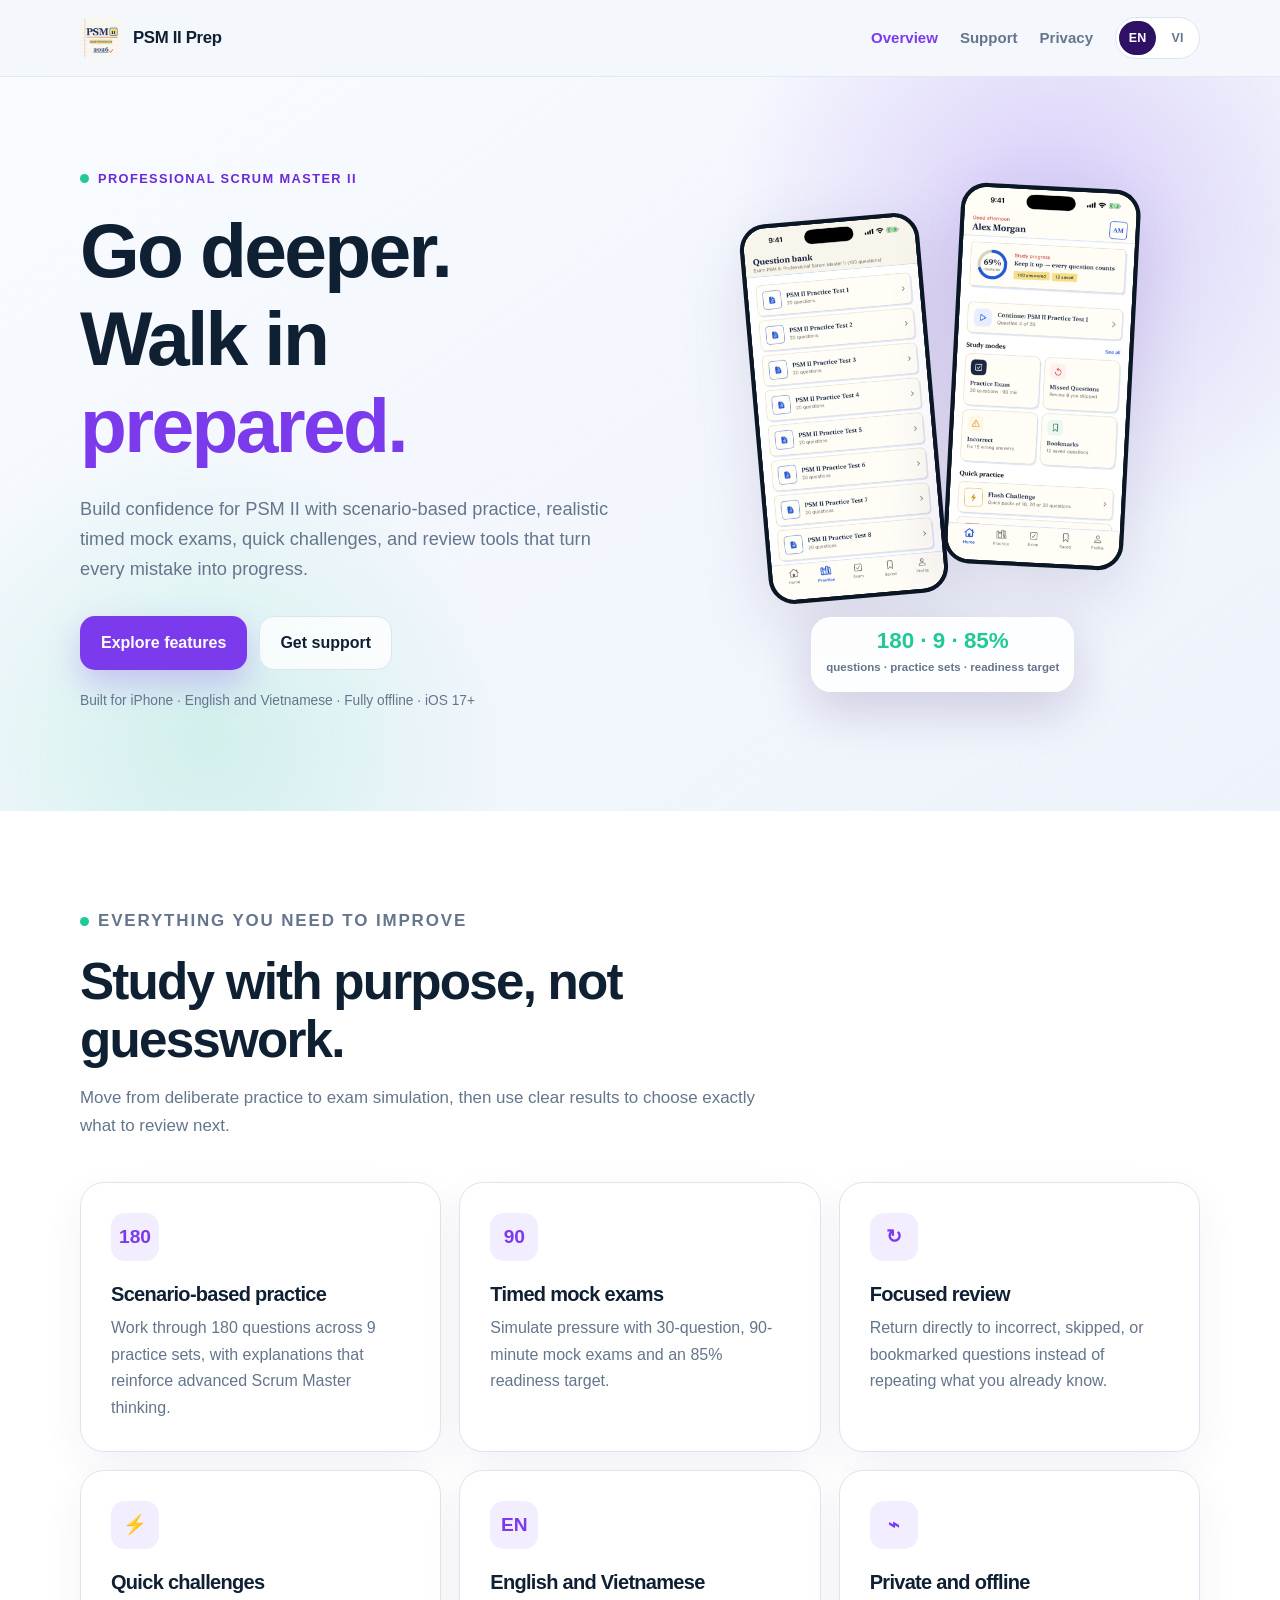
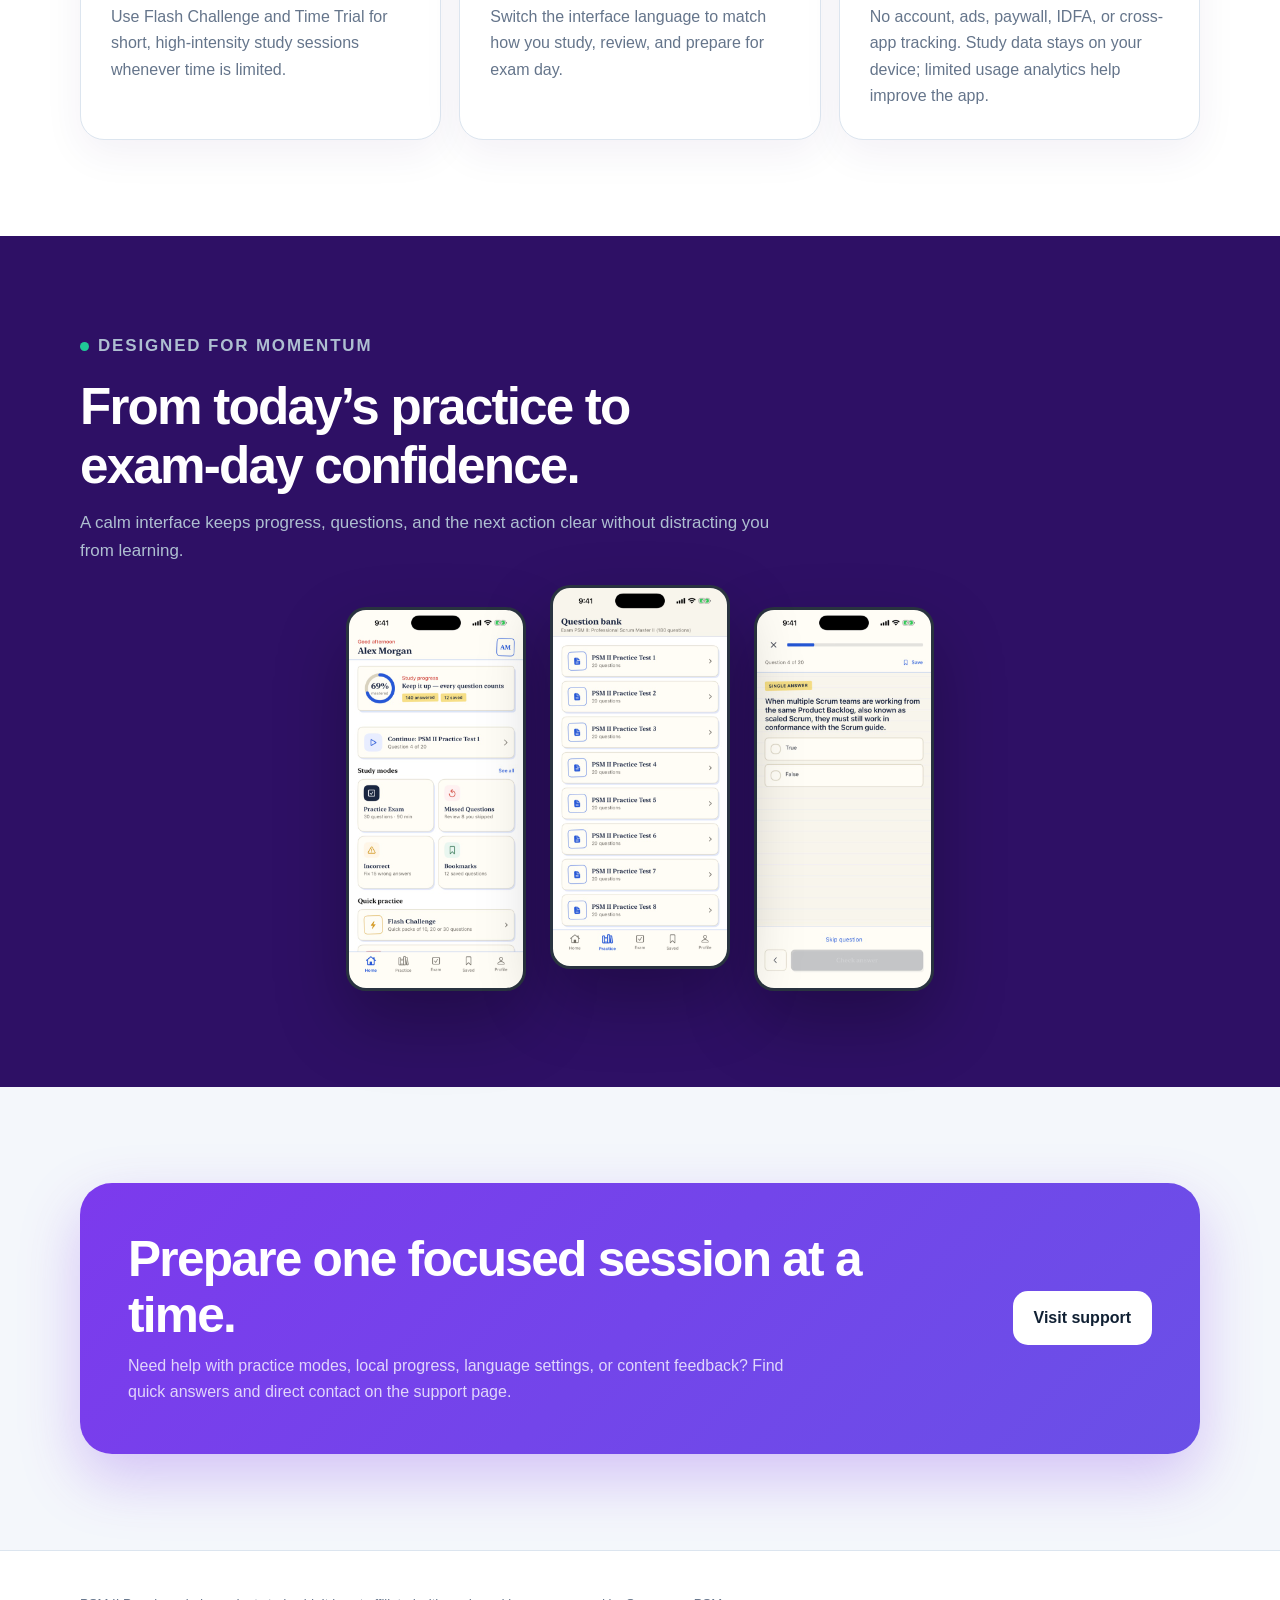
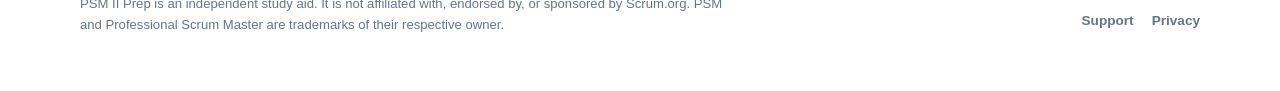
<file: index.html>
<!doctype html>
<html lang="en">
<head>
  <meta charset="utf-8">
  <meta name="viewport" content="width=device-width, initial-scale=1">
  <meta name="description" content="PSM II Prep helps you prepare for Professional Scrum Master II with 180 practice questions, timed mock exams, quick challenges, and focused review.">
  <meta name="theme-color" content="#2e1065">
  <meta property="og:title" content="PSM II Prep — Focused PSM II preparation">
  <meta property="og:description" content="Practice with purpose. Simulate exam day. Review what matters.">
  <meta property="og:type" content="website">
  <meta property="og:image" content="assets/app-icon.png">
  <title data-page-title-en="PSM II Prep — Focused PSM II preparation" data-page-title-vi="PSM II Prep — Luyện thi PSM II tập trung">PSM II Prep — Focused PSM II preparation</title>
  <link rel="icon" href="assets/app-icon.png">
  <link rel="canonical" href="https://tienlab19.github.io/psm2-site/">
  <link rel="stylesheet" href="assets/style.css?v=20260925">
  <script src="assets/site.js" defer></script>
</head>
<body data-language="en">
  <a class="skip-link" href="#main">Skip to content</a>
  <header class="site-header">
    <nav class="nav container" aria-label="Main navigation">
      <a class="brand" href="index.html">
        <img src="assets/app-icon.png" alt="" width="42" height="42">
        <span>PSM II Prep</span>
      </a>
      <div class="nav-actions">
        <div class="nav-links">
          <a href="index.html" aria-current="page"><span data-copy="en">Overview</span><span data-copy="vi">Tổng quan</span></a>
          <a href="support.html"><span data-copy="en">Support</span><span data-copy="vi">Hỗ trợ</span></a>
          <a href="privacy.html"><span data-copy="en">Privacy</span><span data-copy="vi">Quyền riêng tư</span></a>
        </div>
        <div class="language-switcher" aria-label="Language">
          <button type="button" data-language-button="en" aria-pressed="true">EN</button>
          <button type="button" data-language-button="vi" aria-pressed="false">VI</button>
        </div>
      </div>
    </nav>
  </header>

  <main id="main">
    <section class="hero">
      <div class="hero-grid container">
        <div>
          <p class="eyebrow">Professional Scrum Master II</p>
          <div data-copy="en">
            <h1>Go deeper. Walk in <span>prepared.</span></h1>
            <p class="hero-copy">Build confidence for PSM II with scenario-based practice, realistic timed mock exams, quick challenges, and review tools that turn every mistake into progress.</p>
          </div>
          <div data-copy="vi">
            <h1>Hiểu sâu hơn. Vào thi <span>tự tin.</span></h1>
            <p class="hero-copy">Tự tin chinh phục PSM II với câu hỏi tình huống, đề thi có giờ, thử thách nhanh và công cụ ôn tập giúp biến mỗi lỗi sai thành tiến bộ.</p>
          </div>
          <div class="button-row">
            <a class="button button-primary" href="#features"><span data-copy="en">Explore features</span><span data-copy="vi">Khám phá tính năng</span></a>
            <a class="button button-secondary" href="support.html"><span data-copy="en">Get support</span><span data-copy="vi">Nhận hỗ trợ</span></a>
          </div>
          <p class="hero-note"><span data-copy="en">Built for iPhone · English and Vietnamese · Fully offline · iOS 17+</span><span data-copy="vi">Dành cho iPhone · Tiếng Anh và tiếng Việt · Hoàn toàn ngoại tuyến · iOS 17+</span></p>
        </div>
        <div class="phone-stage" aria-label="PSM II Prep app screenshots">
          <div class="phone phone-secondary"><img src="assets/exam.jpg" alt="PSM II Prep question bank" width="560" height="1217"></div>
          <div class="phone phone-primary"><img src="assets/home.jpg" alt="PSM II Prep study dashboard" width="560" height="1217"></div>
          <div class="stat-card"><strong>180 · 9 · 85%</strong><span data-copy="en">questions · practice sets · readiness target</span><span data-copy="vi">câu hỏi · bộ luyện tập · mục tiêu sẵn sàng</span></div>
        </div>
      </div>
    </section>

    <section class="section section-white" id="features">
      <div class="container">
        <div class="section-heading" data-copy="en">
          <p class="eyebrow">Everything you need to improve</p>
          <h2>Study with purpose, not guesswork.</h2>
          <p>Move from deliberate practice to exam simulation, then use clear results to choose exactly what to review next.</p>
        </div>
        <div class="section-heading" data-copy="vi">
          <p class="eyebrow">Đủ công cụ để tiến bộ</p>
          <h2>Học có mục tiêu, không học mò.</h2>
          <p>Đi từ luyện tập có chủ đích đến mô phỏng bài thi, rồi dùng kết quả rõ ràng để biết chính xác nội dung cần ôn tiếp.</p>
        </div>
        <div class="feature-grid">
          <article class="feature-card">
            <span class="icon">180</span>
            <h3><span data-copy="en">Scenario-based practice</span><span data-copy="vi">Luyện câu hỏi tình huống</span></h3>
            <p><span data-copy="en">Work through 180 questions across 9 practice sets, with explanations that reinforce advanced Scrum Master thinking.</span><span data-copy="vi">Luyện 180 câu hỏi trong 9 bộ đề, kèm giải thích giúp củng cố tư duy Scrum Master nâng cao.</span></p>
          </article>
          <article class="feature-card">
            <span class="icon">90</span>
            <h3><span data-copy="en">Timed mock exams</span><span data-copy="vi">Thi thử có giờ</span></h3>
            <p><span data-copy="en">Simulate pressure with 30-question, 90-minute mock exams and an 85% readiness target.</span><span data-copy="vi">Mô phỏng áp lực với đề thi thử 30 câu trong 90 phút và mục tiêu sẵn sàng 85%.</span></p>
          </article>
          <article class="feature-card">
            <span class="icon">↻</span>
            <h3><span data-copy="en">Focused review</span><span data-copy="vi">Ôn tập trọng tâm</span></h3>
            <p><span data-copy="en">Return directly to incorrect, skipped, or bookmarked questions instead of repeating what you already know.</span><span data-copy="vi">Quay lại ngay câu sai, câu bỏ qua hoặc câu đã đánh dấu thay vì lặp lại nội dung bạn đã nắm.</span></p>
          </article>
          <article class="feature-card">
            <span class="icon">⚡</span>
            <h3><span data-copy="en">Quick challenges</span><span data-copy="vi">Thử thách nhanh</span></h3>
            <p><span data-copy="en">Use Flash Challenge and Time Trial for short, high-intensity study sessions whenever time is limited.</span><span data-copy="vi">Dùng Flash Challenge và Time Trial cho các phiên luyện ngắn, cường độ cao khi thời gian có hạn.</span></p>
          </article>
          <article class="feature-card">
            <span class="icon">EN</span>
            <h3><span data-copy="en">English and Vietnamese</span><span data-copy="vi">Tiếng Anh và tiếng Việt</span></h3>
            <p><span data-copy="en">Switch the interface language to match how you study, review, and prepare for exam day.</span><span data-copy="vi">Chuyển ngôn ngữ giao diện phù hợp với cách bạn học, ôn tập và chuẩn bị cho ngày thi.</span></p>
          </article>
          <article class="feature-card">
            <span class="icon">⌁</span>
            <h3><span data-copy="en">Private and offline</span><span data-copy="vi">Riêng tư và ngoại tuyến</span></h3>
            <p><span data-copy="en">No account, ads, paywall, IDFA, or cross-app tracking. Study data stays on your device; limited usage analytics help improve the app.</span><span data-copy="vi">Không tài khoản, quảng cáo, paywall, IDFA hay theo dõi chéo ứng dụng. Dữ liệu học ở lại trên thiết bị; dữ liệu sử dụng giới hạn giúp cải thiện ứng dụng.</span></p>
          </article>
        </div>
      </div>
    </section>

    <section class="section section-dark">
      <div class="container">
        <div class="section-heading" data-copy="en">
          <p class="eyebrow">Designed for momentum</p>
          <h2>From today’s practice to exam-day confidence.</h2>
          <p>A calm interface keeps progress, questions, and the next action clear without distracting you from learning.</p>
        </div>
        <div class="section-heading" data-copy="vi">
          <p class="eyebrow">Thiết kế để duy trì đà học</p>
          <h2>Từ buổi luyện hôm nay đến sự tự tin ngày thi.</h2>
          <p>Giao diện rõ ràng giữ tiến độ, câu hỏi và bước tiếp theo luôn dễ thấy mà không làm bạn phân tâm.</p>
        </div>
        <div class="screenshots" role="region" aria-label="PSM II Prep screenshots" tabindex="0">
          <div class="screenshot-card"><img src="assets/home.jpg" alt="Study progress and practice modes" width="560" height="1217" loading="lazy"></div>
          <div class="screenshot-card"><img src="assets/exam.jpg" alt="PSM II question bank and practice sets" width="560" height="1217" loading="lazy"></div>
          <div class="screenshot-card"><img src="assets/results.jpg" alt="Practice result and answer review" width="560" height="1217" loading="lazy"></div>
        </div>
      </div>
    </section>

    <section class="section">
      <div class="container">
        <div class="cta-panel">
          <div data-copy="en">
            <h2>Prepare one focused session at a time.</h2>
            <p>Need help with practice modes, local progress, language settings, or content feedback? Find quick answers and direct contact on the support page.</p>
          </div>
          <div data-copy="vi">
            <h2>Tiến bộ qua từng phiên học tập trung.</h2>
            <p>Cần trợ giúp về chế độ luyện, tiến độ trên máy, ngôn ngữ hoặc góp ý nội dung? Trang hỗ trợ có câu trả lời nhanh và kênh liên hệ trực tiếp.</p>
          </div>
          <a class="button" href="support.html"><span data-copy="en">Visit support</span><span data-copy="vi">Đến trang hỗ trợ</span></a>
        </div>
      </div>
    </section>
  </main>

  <footer class="site-footer">
    <div class="footer-grid container">
      <p class="footer-copy"><span data-copy="en">PSM II Prep is an independent study aid. It is not affiliated with, endorsed by, or sponsored by Scrum.org. PSM and Professional Scrum Master are trademarks of their respective owner.</span><span data-copy="vi">PSM II Prep là công cụ học tập độc lập, không liên kết, không được chứng thực hoặc tài trợ bởi Scrum.org. PSM và Professional Scrum Master là nhãn hiệu của chủ sở hữu tương ứng.</span></p>
      <div class="footer-links">
        <a href="support.html"><span data-copy="en">Support</span><span data-copy="vi">Hỗ trợ</span></a>
        <a href="privacy.html"><span data-copy="en">Privacy</span><span data-copy="vi">Quyền riêng tư</span></a>
      </div>
    </div>
  </footer>
</body>
</html>
</file>
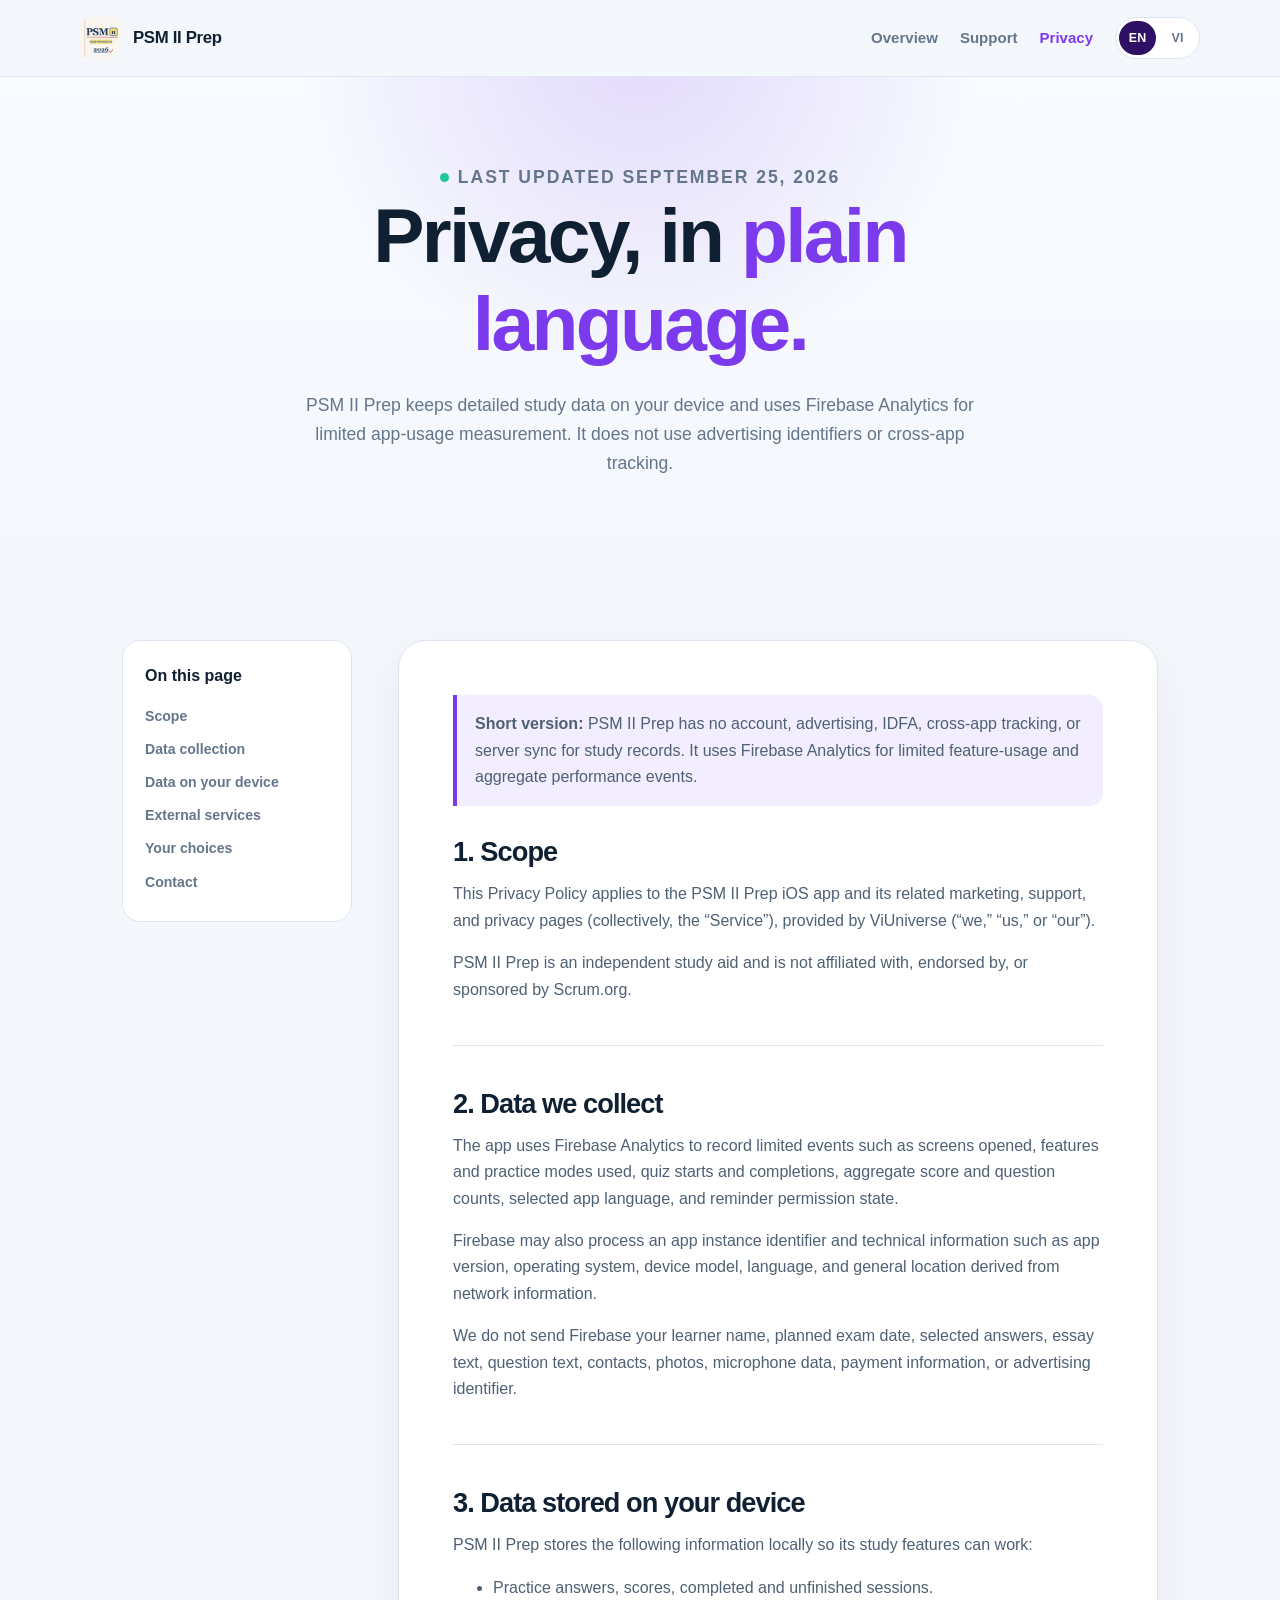
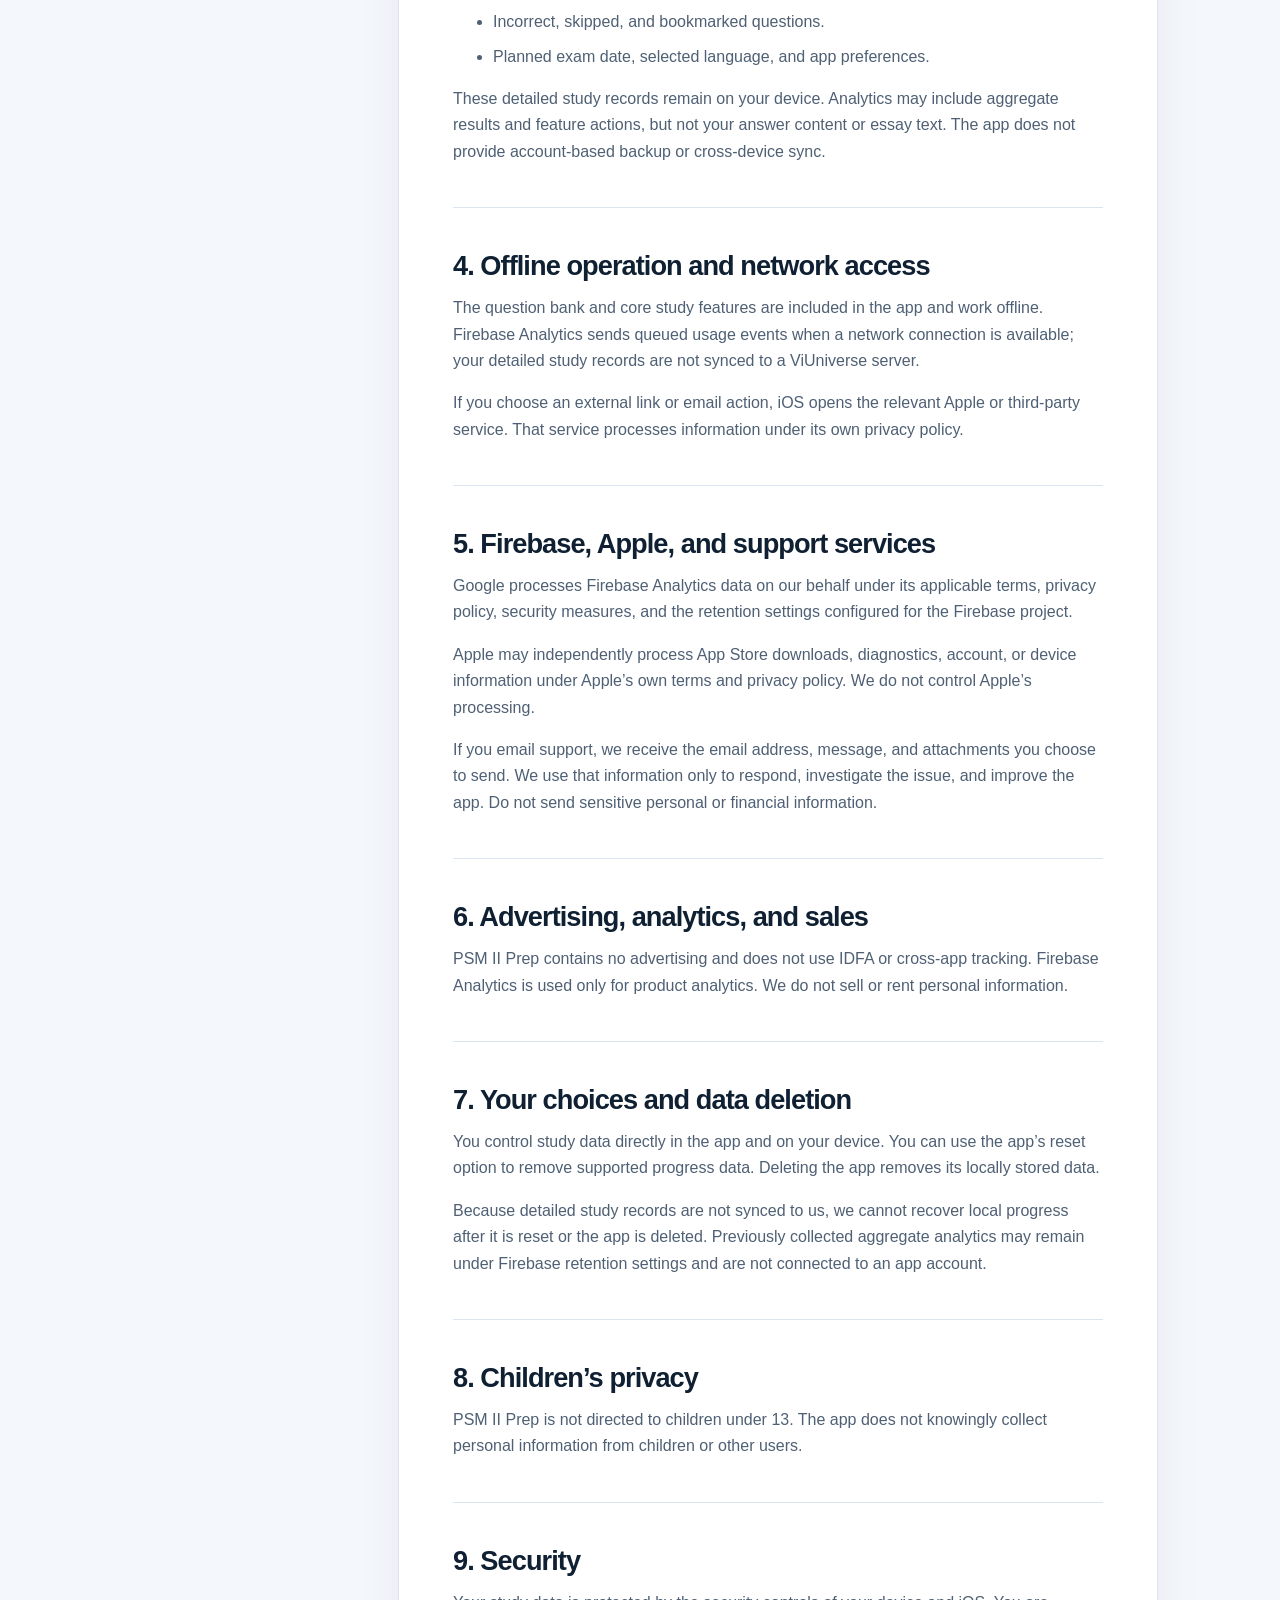
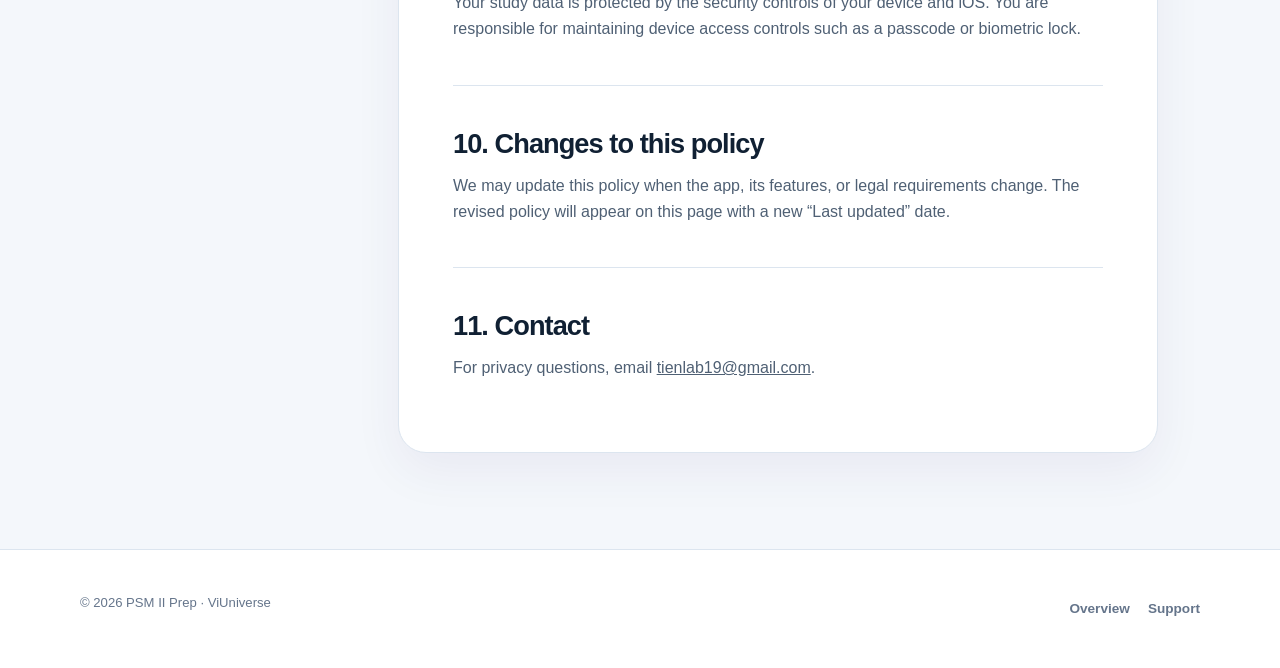
<file: privacy.html>
<!doctype html>
<html lang="en">
<head>
  <meta charset="utf-8">
  <meta name="viewport" content="width=device-width, initial-scale=1">
  <meta name="description" content="Privacy Policy for the PSM II Prep iOS app.">
  <meta name="theme-color" content="#2e1065">
  <title data-page-title-en="PSM II Prep Privacy Policy" data-page-title-vi="Chính sách quyền riêng tư PSM II Prep">PSM II Prep Privacy Policy</title>
  <link rel="icon" href="assets/app-icon.png">
  <link rel="canonical" href="https://tienlab19.github.io/psm2-site/privacy.html">
  <link rel="stylesheet" href="assets/style.css?v=20260925">
  <script src="assets/site.js" defer></script>
</head>
<body data-language="en">
  <a class="skip-link" href="#main">Skip to content</a>
  <header class="site-header">
    <nav class="nav container" aria-label="Main navigation">
      <a class="brand" href="index.html">
        <img src="assets/app-icon.png" alt="" width="42" height="42">
        <span>PSM II Prep</span>
      </a>
      <div class="nav-actions">
        <div class="nav-links">
          <a href="index.html"><span data-copy="en">Overview</span><span data-copy="vi">Tổng quan</span></a>
          <a href="support.html"><span data-copy="en">Support</span><span data-copy="vi">Hỗ trợ</span></a>
          <a href="privacy.html" aria-current="page"><span data-copy="en">Privacy</span><span data-copy="vi">Quyền riêng tư</span></a>
        </div>
        <div class="language-switcher" aria-label="Language">
          <button type="button" data-language-button="en" aria-pressed="true">EN</button>
          <button type="button" data-language-button="vi" aria-pressed="false">VI</button>
        </div>
      </div>
    </nav>
  </header>

  <main id="main">
    <section class="page-hero">
      <div class="container">
        <p class="eyebrow"><span data-copy="en">Last updated September 25, 2026</span><span data-copy="vi">Cập nhật lần cuối ngày 25 tháng 9 năm 2026</span></p>
        <div data-copy="en">
          <h1>Privacy, in <span>plain language.</span></h1>
          <p>PSM II Prep keeps detailed study data on your device and uses Firebase Analytics for limited app-usage measurement. It does not use advertising identifiers or cross-app tracking.</p>
        </div>
        <div data-copy="vi">
          <h1>Quyền riêng tư, <span>nói rõ ràng.</span></h1>
          <p>PSM II Prep giữ dữ liệu học chi tiết trên thiết bị và dùng Firebase Analytics để đo lường giới hạn việc sử dụng ứng dụng. Ứng dụng không dùng mã định danh quảng cáo hay theo dõi chéo ứng dụng.</p>
        </div>
      </div>
    </section>

    <section class="section">
      <div class="legal-layout container">
        <nav class="legal-toc" aria-label="Policy sections">
          <strong><span data-copy="en">On this page</span><span data-copy="vi">Trong trang này</span></strong>
          <a href="#scope" data-anchor-en="#scope" data-anchor-vi="#scope-vi"><span data-copy="en">Scope</span><span data-copy="vi">Phạm vi</span></a>
          <a href="#collection" data-anchor-en="#collection" data-anchor-vi="#collection-vi"><span data-copy="en">Data collection</span><span data-copy="vi">Thu thập dữ liệu</span></a>
          <a href="#local-data" data-anchor-en="#local-data" data-anchor-vi="#local-data-vi"><span data-copy="en">Data on your device</span><span data-copy="vi">Dữ liệu trên thiết bị</span></a>
          <a href="#services" data-anchor-en="#services" data-anchor-vi="#services-vi"><span data-copy="en">External services</span><span data-copy="vi">Dịch vụ bên ngoài</span></a>
          <a href="#choices" data-anchor-en="#choices" data-anchor-vi="#choices-vi"><span data-copy="en">Your choices</span><span data-copy="vi">Lựa chọn của bạn</span></a>
          <a href="#contact" data-anchor-en="#contact" data-anchor-vi="#contact-vi"><span data-copy="en">Contact</span><span data-copy="vi">Liên hệ</span></a>
        </nav>

        <article class="legal-document">
          <div data-copy="en">
            <p class="notice"><strong>Short version:</strong> PSM II Prep has no account, advertising, IDFA, cross-app tracking, or server sync for study records. It uses Firebase Analytics for limited feature-usage and aggregate performance events.</p>

            <section id="scope">
              <h2>1. Scope</h2>
              <p>This Privacy Policy applies to the PSM II Prep iOS app and its related marketing, support, and privacy pages (collectively, the “Service”), provided by ViUniverse (“we,” “us,” or “our”).</p>
              <p>PSM II Prep is an independent study aid and is not affiliated with, endorsed by, or sponsored by Scrum.org.</p>
            </section>

            <section id="collection">
              <h2>2. Data we collect</h2>
              <p>The app uses Firebase Analytics to record limited events such as screens opened, features and practice modes used, quiz starts and completions, aggregate score and question counts, selected app language, and reminder permission state.</p>
              <p>Firebase may also process an app instance identifier and technical information such as app version, operating system, device model, language, and general location derived from network information.</p>
              <p>We do not send Firebase your learner name, planned exam date, selected answers, essay text, question text, contacts, photos, microphone data, payment information, or advertising identifier.</p>
            </section>

            <section id="local-data">
              <h2>3. Data stored on your device</h2>
              <p>PSM II Prep stores the following information locally so its study features can work:</p>
              <ul>
                <li>Practice answers, scores, completed and unfinished sessions.</li>
                <li>Incorrect, skipped, and bookmarked questions.</li>
                <li>Planned exam date, selected language, and app preferences.</li>
              </ul>
              <p>These detailed study records remain on your device. Analytics may include aggregate results and feature actions, but not your answer content or essay text. The app does not provide account-based backup or cross-device sync.</p>
            </section>

            <section>
              <h2>4. Offline operation and network access</h2>
              <p>The question bank and core study features are included in the app and work offline. Firebase Analytics sends queued usage events when a network connection is available; your detailed study records are not synced to a ViUniverse server.</p>
              <p>If you choose an external link or email action, iOS opens the relevant Apple or third-party service. That service processes information under its own privacy policy.</p>
            </section>

            <section id="services">
              <h2>5. Firebase, Apple, and support services</h2>
              <p>Google processes Firebase Analytics data on our behalf under its applicable terms, privacy policy, security measures, and the retention settings configured for the Firebase project.</p>
              <p>Apple may independently process App Store downloads, diagnostics, account, or device information under Apple’s own terms and privacy policy. We do not control Apple’s processing.</p>
              <p>If you email support, we receive the email address, message, and attachments you choose to send. We use that information only to respond, investigate the issue, and improve the app. Do not send sensitive personal or financial information.</p>
            </section>

            <section>
              <h2>6. Advertising, analytics, and sales</h2>
              <p>PSM II Prep contains no advertising and does not use IDFA or cross-app tracking. Firebase Analytics is used only for product analytics. We do not sell or rent personal information.</p>
            </section>

            <section id="choices">
              <h2>7. Your choices and data deletion</h2>
              <p>You control study data directly in the app and on your device. You can use the app’s reset option to remove supported progress data. Deleting the app removes its locally stored data.</p>
              <p>Because detailed study records are not synced to us, we cannot recover local progress after it is reset or the app is deleted. Previously collected aggregate analytics may remain under Firebase retention settings and are not connected to an app account.</p>
            </section>

            <section>
              <h2>8. Children’s privacy</h2>
              <p>PSM II Prep is not directed to children under 13. The app does not knowingly collect personal information from children or other users.</p>
            </section>

            <section>
              <h2>9. Security</h2>
              <p>Your study data is protected by the security controls of your device and iOS. You are responsible for maintaining device access controls such as a passcode or biometric lock.</p>
            </section>

            <section>
              <h2>10. Changes to this policy</h2>
              <p>We may update this policy when the app, its features, or legal requirements change. The revised policy will appear on this page with a new “Last updated” date.</p>
            </section>

            <section id="contact">
              <h2>11. Contact</h2>
              <p>For privacy questions, email <a href="mailto:tienlab19@gmail.com?subject=PSM%20II%20Prep%20Privacy">tienlab19@gmail.com</a>.</p>
            </section>
          </div>

          <div data-copy="vi">
            <p class="notice"><strong>Tóm tắt:</strong> PSM II Prep không có tài khoản, quảng cáo, IDFA, theo dõi chéo ứng dụng hay đồng bộ máy chủ cho hồ sơ học. Ứng dụng dùng Firebase Analytics cho sự kiện sử dụng tính năng và kết quả tổng hợp ở mức giới hạn.</p>

            <section id="scope-vi">
              <h2>1. Phạm vi</h2>
              <p>Chính sách quyền riêng tư này áp dụng cho ứng dụng iOS PSM II Prep và các trang marketing, hỗ trợ, quyền riêng tư liên quan (gọi chung là “Dịch vụ”), do ViUniverse (“chúng tôi”) cung cấp.</p>
              <p>PSM II Prep là công cụ học tập độc lập, không liên kết, không được chứng thực hoặc tài trợ bởi Scrum.org.</p>
            </section>

            <section id="collection-vi">
              <h2>2. Dữ liệu chúng tôi thu thập</h2>
              <p>Ứng dụng dùng Firebase Analytics để ghi nhận giới hạn các sự kiện như màn hình đã mở, tính năng và chế độ luyện đã dùng, lượt bắt đầu và hoàn thành bài, điểm số và số lượng câu hỏi tổng hợp, ngôn ngữ ứng dụng và trạng thái quyền nhắc lịch.</p>
              <p>Firebase cũng có thể xử lý mã định danh phiên bản cài đặt và thông tin kỹ thuật như phiên bản ứng dụng, hệ điều hành, mẫu thiết bị, ngôn ngữ và vị trí chung được suy ra từ thông tin mạng.</p>
              <p>Chúng tôi không gửi cho Firebase tên người học, ngày thi dự kiến, đáp án đã chọn, nội dung tự luận, nội dung câu hỏi, danh bạ, ảnh, dữ liệu microphone, thông tin thanh toán hay mã định danh quảng cáo.</p>
            </section>

            <section id="local-data-vi">
              <h2>3. Dữ liệu lưu trên thiết bị</h2>
              <p>PSM II Prep lưu cục bộ các thông tin sau để các tính năng học hoạt động:</p>
              <ul>
                <li>Đáp án luyện tập, điểm số, phiên đã hoàn thành và chưa hoàn thành.</li>
                <li>Câu sai, câu bỏ qua và câu đã đánh dấu.</li>
                <li>Ngày thi dự kiến, ngôn ngữ đã chọn và tùy chọn ứng dụng.</li>
              </ul>
              <p>Các hồ sơ học chi tiết này ở lại trên thiết bị. Dữ liệu phân tích có thể gồm kết quả tổng hợp và thao tác tính năng, nhưng không gồm nội dung đáp án hay bài tự luận. Ứng dụng không có sao lưu theo tài khoản hoặc đồng bộ giữa các thiết bị.</p>
            </section>

            <section>
              <h2>4. Hoạt động ngoại tuyến và truy cập mạng</h2>
              <p>Ngân hàng câu hỏi và tính năng học cốt lõi có sẵn trong ứng dụng và hoạt động ngoại tuyến. Firebase Analytics gửi các sự kiện sử dụng đã xếp hàng khi có kết nối mạng; hồ sơ học chi tiết không được đồng bộ lên máy chủ ViUniverse.</p>
              <p>Nếu bạn chọn liên kết ngoài hoặc gửi email, iOS sẽ mở dịch vụ Apple hoặc dịch vụ bên thứ ba tương ứng. Dịch vụ đó xử lý thông tin theo chính sách quyền riêng tư riêng.</p>
            </section>

            <section id="services-vi">
              <h2>5. Dịch vụ Firebase, Apple và hỗ trợ</h2>
              <p>Google xử lý dữ liệu Firebase Analytics thay mặt chúng tôi theo điều khoản, chính sách quyền riêng tư, biện pháp bảo mật áp dụng và cấu hình lưu trữ của dự án Firebase.</p>
              <p>Apple có thể tự xử lý thông tin tải xuống App Store, chẩn đoán, tài khoản hoặc thiết bị theo điều khoản và chính sách quyền riêng tư của Apple. Chúng tôi không kiểm soát hoạt động xử lý của Apple.</p>
              <p>Nếu bạn gửi email hỗ trợ, chúng tôi nhận địa chỉ email, nội dung và tệp đính kèm do bạn chọn gửi. Chúng tôi chỉ dùng thông tin đó để phản hồi, điều tra vấn đề và cải thiện ứng dụng. Không gửi thông tin cá nhân nhạy cảm hoặc thông tin tài chính.</p>
            </section>

            <section>
              <h2>6. Quảng cáo, phân tích và bán dữ liệu</h2>
              <p>PSM II Prep không chứa quảng cáo và không dùng IDFA hay theo dõi chéo ứng dụng. Firebase Analytics chỉ được dùng để phân tích sản phẩm. Chúng tôi không bán hoặc cho thuê thông tin cá nhân.</p>
            </section>

            <section id="choices-vi">
              <h2>7. Lựa chọn và xóa dữ liệu</h2>
              <p>Bạn kiểm soát dữ liệu học trực tiếp trong ứng dụng và trên thiết bị. Bạn có thể dùng tùy chọn đặt lại của ứng dụng để xóa dữ liệu tiến độ được hỗ trợ. Xóa ứng dụng sẽ xóa dữ liệu cục bộ của ứng dụng.</p>
              <p>Vì hồ sơ học chi tiết không được đồng bộ cho chúng tôi, chúng tôi không thể khôi phục tiến độ cục bộ sau khi đặt lại hoặc xóa ứng dụng. Dữ liệu phân tích tổng hợp đã thu thập trước đó có thể còn lại theo cấu hình lưu trữ Firebase và không được liên kết với tài khoản ứng dụng.</p>
            </section>

            <section>
              <h2>8. Quyền riêng tư của trẻ em</h2>
              <p>PSM II Prep không hướng đến trẻ em dưới 13 tuổi. Ứng dụng không cố ý thu thập thông tin cá nhân từ trẻ em hoặc người dùng khác.</p>
            </section>

            <section>
              <h2>9. Bảo mật</h2>
              <p>Dữ liệu học được bảo vệ bằng các cơ chế bảo mật của thiết bị và iOS. Bạn chịu trách nhiệm duy trì kiểm soát truy cập thiết bị như mật mã hoặc khóa sinh trắc học.</p>
            </section>

            <section>
              <h2>10. Thay đổi chính sách</h2>
              <p>Chúng tôi có thể cập nhật chính sách khi ứng dụng, tính năng hoặc yêu cầu pháp lý thay đổi. Chính sách sửa đổi sẽ xuất hiện trên trang này với ngày “Cập nhật lần cuối” mới.</p>
            </section>

            <section id="contact-vi">
              <h2>11. Liên hệ</h2>
              <p>Để hỏi về quyền riêng tư, email <a href="mailto:tienlab19@gmail.com?subject=PSM%20II%20Prep%20Privacy">tienlab19@gmail.com</a>.</p>
            </section>
          </div>
        </article>
      </div>
    </section>
  </main>

  <footer class="site-footer">
    <div class="footer-grid container">
      <p class="footer-copy">© 2026 PSM II Prep · ViUniverse</p>
      <div class="footer-links">
        <a href="index.html"><span data-copy="en">Overview</span><span data-copy="vi">Tổng quan</span></a>
        <a href="support.html"><span data-copy="en">Support</span><span data-copy="vi">Hỗ trợ</span></a>
      </div>
    </div>
  </footer>
</body>
</html>
</file>
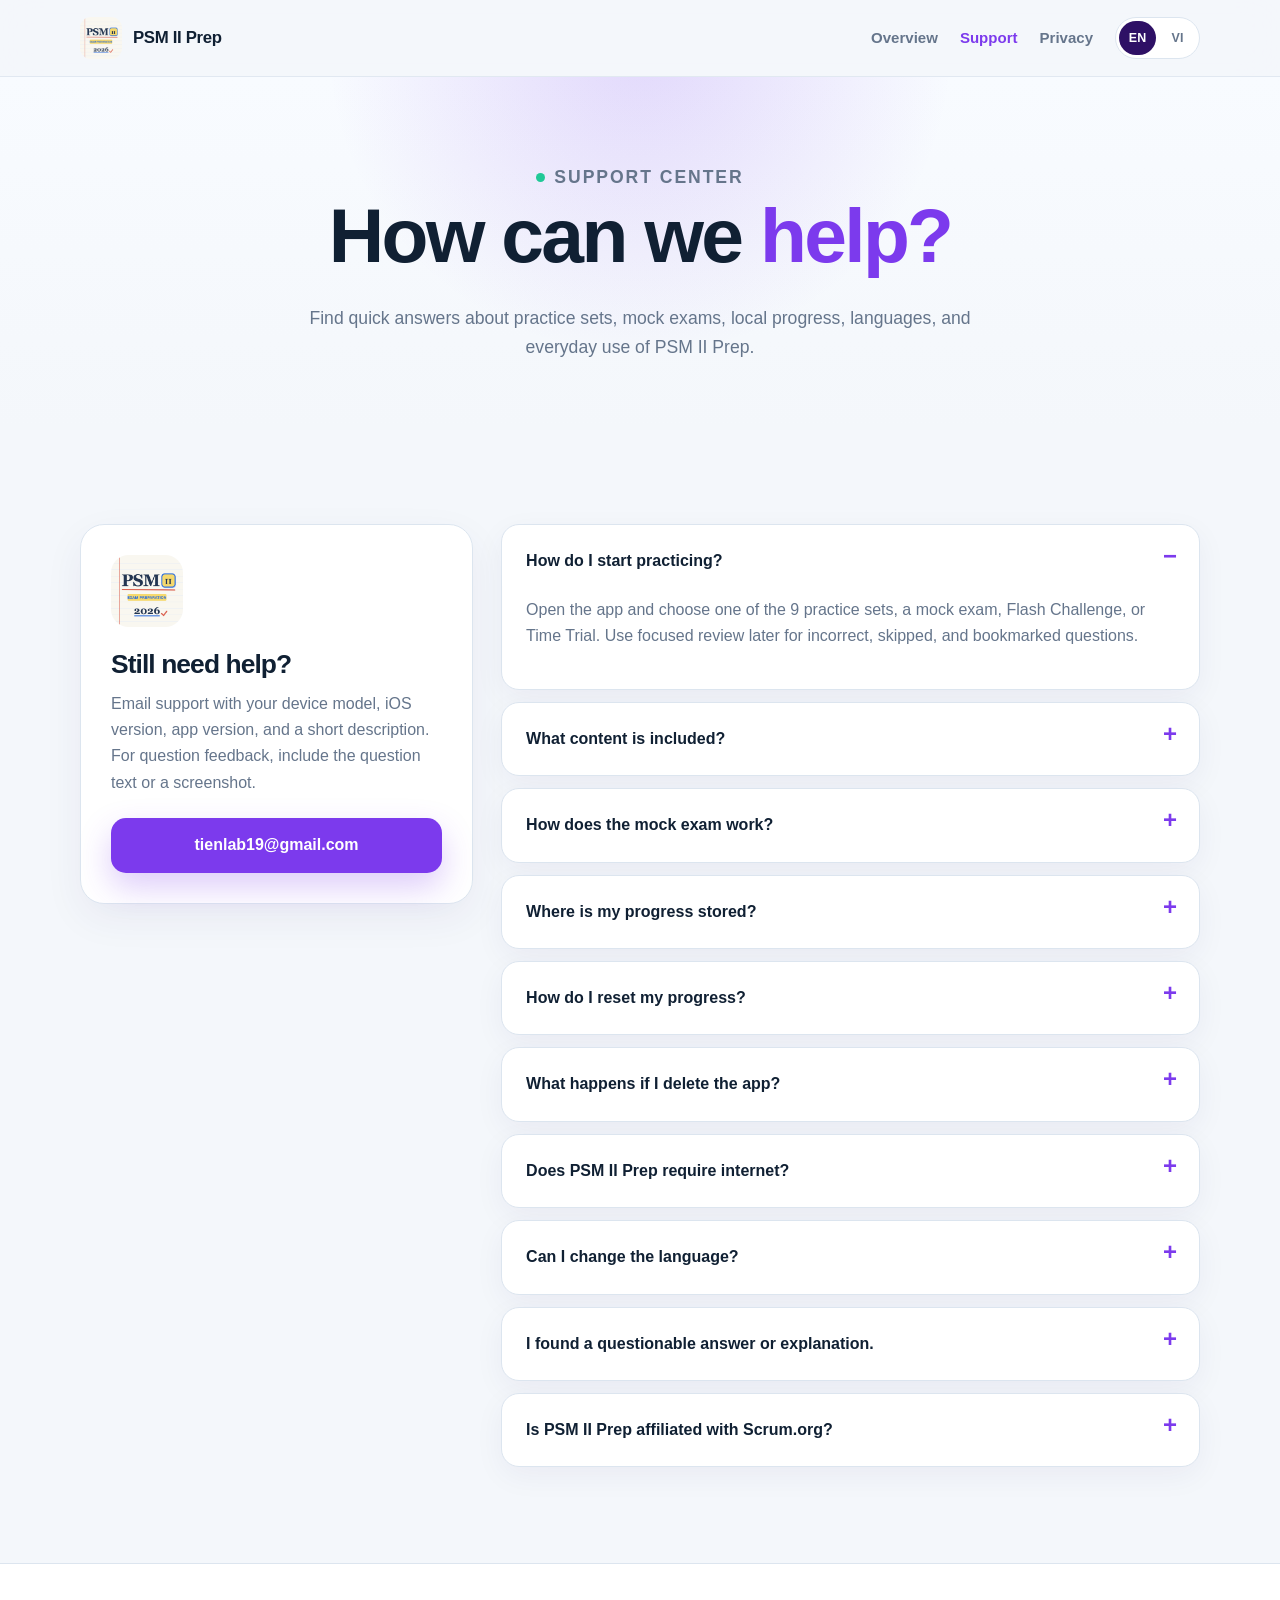
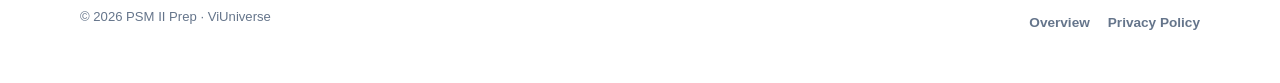
<file: support.html>
<!doctype html>
<html lang="en">
<head>
  <meta charset="utf-8">
  <meta name="viewport" content="width=device-width, initial-scale=1">
  <meta name="description" content="Get support for PSM II Prep practice modes, mock exams, study progress, language settings, and content feedback.">
  <meta name="theme-color" content="#2e1065">
  <title data-page-title-en="PSM II Prep Support" data-page-title-vi="Hỗ trợ PSM II Prep">PSM II Prep Support</title>
  <link rel="icon" href="assets/app-icon.png">
  <link rel="canonical" href="https://tienlab19.github.io/psm2-site/support.html">
  <link rel="stylesheet" href="assets/style.css?v=20260925">
  <script src="assets/site.js" defer></script>
</head>
<body data-language="en">
  <a class="skip-link" href="#main">Skip to content</a>
  <header class="site-header">
    <nav class="nav container" aria-label="Main navigation">
      <a class="brand" href="index.html">
        <img src="assets/app-icon.png" alt="" width="42" height="42">
        <span>PSM II Prep</span>
      </a>
      <div class="nav-actions">
        <div class="nav-links">
          <a href="index.html"><span data-copy="en">Overview</span><span data-copy="vi">Tổng quan</span></a>
          <a href="support.html" aria-current="page"><span data-copy="en">Support</span><span data-copy="vi">Hỗ trợ</span></a>
          <a href="privacy.html"><span data-copy="en">Privacy</span><span data-copy="vi">Quyền riêng tư</span></a>
        </div>
        <div class="language-switcher" aria-label="Language">
          <button type="button" data-language-button="en" aria-pressed="true">EN</button>
          <button type="button" data-language-button="vi" aria-pressed="false">VI</button>
        </div>
      </div>
    </nav>
  </header>

  <main id="main">
    <section class="page-hero">
      <div class="container">
        <p class="eyebrow"><span data-copy="en">Support center</span><span data-copy="vi">Trung tâm hỗ trợ</span></p>
        <div data-copy="en">
          <h1>How can we <span>help?</span></h1>
          <p>Find quick answers about practice sets, mock exams, local progress, languages, and everyday use of PSM II Prep.</p>
        </div>
        <div data-copy="vi">
          <h1>Bạn cần <span>hỗ trợ?</span></h1>
          <p>Tìm câu trả lời nhanh về bộ đề, thi thử, tiến độ trên máy, ngôn ngữ và cách sử dụng PSM II Prep.</p>
        </div>
      </div>
    </section>

    <section class="section">
      <div class="support-grid container">
        <aside class="contact-card">
          <img src="assets/app-icon.png" alt="PSM II Prep app icon" width="72" height="72">
          <div data-copy="en">
            <h2>Still need help?</h2>
            <p>Email support with your device model, iOS version, app version, and a short description. For question feedback, include the question text or a screenshot.</p>
          </div>
          <div data-copy="vi">
            <h2>Vẫn cần trợ giúp?</h2>
            <p>Gửi email kèm mẫu thiết bị, phiên bản iOS, phiên bản ứng dụng và mô tả ngắn. Khi góp ý câu hỏi, hãy gửi nội dung câu hoặc ảnh chụp màn hình.</p>
          </div>
          <a class="button button-primary" href="mailto:tienlab19@gmail.com?subject=PSM%20II%20Prep%20Support">tienlab19@gmail.com</a>
        </aside>

        <div class="faq-list">
          <details open>
            <summary><span data-copy="en">How do I start practicing?</span><span data-copy="vi">Tôi bắt đầu luyện tập thế nào?</span></summary>
            <div class="faq-answer">
              <p data-copy="en">Open the app and choose one of the 9 practice sets, a mock exam, Flash Challenge, or Time Trial. Use focused review later for incorrect, skipped, and bookmarked questions.</p>
              <p data-copy="vi">Mở ứng dụng và chọn một trong 9 bộ đề, bài thi thử, Flash Challenge hoặc Time Trial. Sau đó dùng ôn tập trọng tâm cho câu sai, câu bỏ qua và câu đã đánh dấu.</p>
            </div>
          </details>
          <details>
            <summary><span data-copy="en">What content is included?</span><span data-copy="vi">Ứng dụng có những nội dung nào?</span></summary>
            <div class="faq-answer">
              <p data-copy="en">PSM II Prep includes 180 practice questions across 9 sets. All content is available from the first launch, with no subscription, in-app purchase, advertising, or paywall.</p>
              <p data-copy="vi">PSM II Prep có 180 câu hỏi trong 9 bộ đề. Toàn bộ nội dung khả dụng từ lần mở đầu tiên, không đăng ký, mua trong ứng dụng, quảng cáo hay paywall.</p>
            </div>
          </details>
          <details>
            <summary><span data-copy="en">How does the mock exam work?</span><span data-copy="vi">Bài thi thử hoạt động thế nào?</span></summary>
            <div class="faq-answer">
              <p data-copy="en">A mock exam contains 30 questions with a 90-minute timer. The app uses an 85% readiness target to help you judge practice performance.</p>
              <p data-copy="vi">Một bài thi thử có 30 câu với thời gian 90 phút. Ứng dụng dùng mục tiêu sẵn sàng 85% để giúp bạn đánh giá kết quả luyện tập.</p>
            </div>
          </details>
          <details>
            <summary><span data-copy="en">Where is my progress stored?</span><span data-copy="vi">Tiến độ của tôi được lưu ở đâu?</span></summary>
            <div class="faq-answer">
              <p data-copy="en">Answers, scores, unfinished sessions, bookmarks, incorrect questions, planned exam date, language, and app settings are stored locally on your device. The app does not sync this data to a server.</p>
              <p data-copy="vi">Đáp án, điểm số, phiên chưa hoàn thành, câu đã lưu, câu sai, ngày thi dự kiến, ngôn ngữ và cài đặt được lưu cục bộ trên thiết bị. Ứng dụng không đồng bộ dữ liệu này lên máy chủ.</p>
            </div>
          </details>
          <details>
            <summary><span data-copy="en">How do I reset my progress?</span><span data-copy="vi">Làm sao đặt lại tiến độ?</span></summary>
            <div class="faq-answer">
              <p data-copy="en">Open Settings inside PSM II Prep and choose the reset option. This permanently removes the selected local study history, so confirm only when you no longer need it.</p>
              <p data-copy="vi">Mở phần Cài đặt trong PSM II Prep và chọn tùy chọn đặt lại. Thao tác này xóa vĩnh viễn lịch sử học cục bộ đã chọn, vì vậy chỉ xác nhận khi bạn không còn cần dữ liệu đó.</p>
            </div>
          </details>
          <details>
            <summary><span data-copy="en">What happens if I delete the app?</span><span data-copy="vi">Điều gì xảy ra nếu tôi xóa ứng dụng?</span></summary>
            <div class="faq-answer">
              <p data-copy="en">Deleting the app removes its locally stored progress, scores, bookmarks, and settings. Because there is no account or cloud sync, this data cannot be recovered afterward.</p>
              <p data-copy="vi">Xóa ứng dụng sẽ xóa tiến độ, điểm số, câu đã lưu và cài đặt trên máy. Vì không có tài khoản hay đồng bộ đám mây, dữ liệu này không thể khôi phục sau đó.</p>
            </div>
          </details>
          <details>
            <summary><span data-copy="en">Does PSM II Prep require internet?</span><span data-copy="vi">PSM II Prep có cần Internet không?</span></summary>
            <div class="faq-answer">
              <p data-copy="en">No. The question bank and study features are included in the app and work offline. External links and email require the relevant Apple or internet service.</p>
              <p data-copy="vi">Không. Ngân hàng câu hỏi và tính năng học có sẵn trong ứng dụng, hoạt động ngoại tuyến. Liên kết ngoài và email cần dịch vụ Apple hoặc Internet tương ứng.</p>
            </div>
          </details>
          <details>
            <summary><span data-copy="en">Can I change the language?</span><span data-copy="vi">Tôi có thể đổi ngôn ngữ không?</span></summary>
            <div class="faq-answer">
              <p data-copy="en">Yes. Choose English or Vietnamese in the app settings. Your selection is saved locally on the device.</p>
              <p data-copy="vi">Có. Chọn tiếng Anh hoặc tiếng Việt trong cài đặt ứng dụng. Lựa chọn được lưu cục bộ trên thiết bị.</p>
            </div>
          </details>
          <details>
            <summary><span data-copy="en">I found a questionable answer or explanation.</span><span data-copy="vi">Tôi thấy một đáp án hoặc giải thích chưa hợp lý.</span></summary>
            <div class="faq-answer">
              <p data-copy="en">Email the question text or a screenshot and explain what appears incorrect. Clear content feedback helps us review and improve a future app update.</p>
              <p data-copy="vi">Gửi email kèm nội dung câu hỏi hoặc ảnh chụp và giải thích điểm chưa đúng. Góp ý rõ ràng giúp chúng tôi rà soát và cải thiện trong bản cập nhật sau.</p>
            </div>
          </details>
          <details>
            <summary><span data-copy="en">Is PSM II Prep affiliated with Scrum.org?</span><span data-copy="vi">PSM II Prep có liên kết với Scrum.org không?</span></summary>
            <div class="faq-answer">
              <p data-copy="en">No. PSM II Prep is an independent study aid. It is not affiliated with, endorsed by, or sponsored by Scrum.org, does not provide the official exam, and cannot guarantee certification results.</p>
              <p data-copy="vi">Không. PSM II Prep là công cụ học tập độc lập, không liên kết, không được chứng thực hoặc tài trợ bởi Scrum.org, không cung cấp bài thi chính thức và không bảo đảm kết quả chứng chỉ.</p>
            </div>
          </details>
        </div>
      </div>
    </section>
  </main>

  <footer class="site-footer">
    <div class="footer-grid container">
      <p class="footer-copy">© 2026 PSM II Prep · ViUniverse</p>
      <div class="footer-links">
        <a href="index.html"><span data-copy="en">Overview</span><span data-copy="vi">Tổng quan</span></a>
        <a href="privacy.html"><span data-copy="en">Privacy Policy</span><span data-copy="vi">Chính sách quyền riêng tư</span></a>
      </div>
    </div>
  </footer>
</body>
</html>
</file>
<file: assets/style.css>
:root {
  color-scheme: light;
  --navy: #2e1065;
  --navy-soft: #4c1d95;
  --blue: #7c3aed;
  --blue-dark: #6d28d9;
  --blue-pale: #f3eeff;
  --mint: #20c997;
  --ink: #102033;
  --muted: #65758b;
  --line: #dce5ef;
  --surface: #ffffff;
  --canvas: #f4f7fb;
  --shadow: 0 24px 70px rgba(46, 16, 101, 0.13);
  --radius: 24px;
}

* {
  box-sizing: border-box;
}

html {
  scroll-behavior: smooth;
}

body {
  margin: 0;
  color: var(--ink);
  background: var(--canvas);
  font-family: -apple-system, BlinkMacSystemFont, "Segoe UI", sans-serif;
  line-height: 1.65;
  -webkit-font-smoothing: antialiased;
}

body[data-language="en"] [data-copy="vi"],
body[data-language="vi"] [data-copy="en"] {
  display: none !important;
}

a {
  color: inherit;
}

img {
  display: block;
  max-width: 100%;
  height: auto;
}

.skip-link {
  position: fixed;
  top: 12px;
  left: 12px;
  z-index: 100;
  padding: 10px 14px;
  border-radius: 10px;
  color: #fff;
  background: var(--navy);
  transform: translateY(-160%);
}

.skip-link:focus {
  transform: translateY(0);
}

.container {
  width: min(1120px, calc(100% - 40px));
  margin-inline: auto;
}

.site-header {
  position: sticky;
  top: 0;
  z-index: 20;
  border-bottom: 1px solid rgba(220, 229, 239, 0.8);
  background: rgba(244, 247, 251, 0.9);
  backdrop-filter: blur(18px);
}

.nav {
  display: flex;
  min-height: 76px;
  align-items: center;
  justify-content: space-between;
  gap: 24px;
}

.brand {
  display: inline-flex;
  align-items: center;
  gap: 11px;
  color: var(--ink);
  font-size: 1.05rem;
  font-weight: 800;
  text-decoration: none;
  letter-spacing: -0.02em;
}

.brand img {
  width: 42px;
  height: 42px;
  border-radius: 11px;
}

.nav-actions,
.nav-links,
.language-switcher {
  display: flex;
  align-items: center;
}

.nav-actions {
  gap: 22px;
}

.nav-links {
  gap: 22px;
}

.nav-links a {
  color: var(--muted);
  font-size: 0.94rem;
  font-weight: 700;
  text-decoration: none;
}

.nav-links a:hover,
.nav-links a[aria-current="page"] {
  color: var(--blue);
}

.language-switcher {
  gap: 3px;
  padding: 3px;
  border: 1px solid var(--line);
  border-radius: 999px;
  background: var(--surface);
}

.language-switcher button {
  min-width: 37px;
  border: 0;
  border-radius: 999px;
  padding: 7px 9px;
  color: var(--muted);
  background: transparent;
  cursor: pointer;
  font: inherit;
  font-size: 0.78rem;
  font-weight: 800;
}

.language-switcher button.is-active {
  color: #fff;
  background: var(--navy);
}

.hero {
  position: relative;
  overflow: hidden;
  padding: 88px 0 98px;
  background:
    radial-gradient(circle at 82% 20%, rgba(124, 58, 237, 0.22), transparent 27%),
    radial-gradient(circle at 16% 90%, rgba(32, 201, 151, 0.16), transparent 24%),
    linear-gradient(145deg, #f8fbff 0%, #eef3fb 100%);
}

.hero-grid {
  display: grid;
  grid-template-columns: 1.02fr 0.98fr;
  align-items: center;
  gap: 70px;
}

.eyebrow {
  display: inline-flex;
  align-items: center;
  gap: 9px;
  margin: 0 0 18px;
  color: var(--blue-dark);
  font-size: 0.8rem;
  font-weight: 850;
  letter-spacing: 0.11em;
  text-transform: uppercase;
}

.eyebrow::before {
  width: 9px;
  height: 9px;
  border-radius: 50%;
  background: var(--mint);
  content: "";
}

h1,
h2,
h3,
p {
  margin-top: 0;
}

h1,
h2,
h3 {
  line-height: 1.14;
  letter-spacing: -0.035em;
}

h1 {
  max-width: 760px;
  margin-bottom: 24px;
  font-size: clamp(3rem, 6vw, 5.7rem);
}

.hero h1 span,
.page-hero h1 span {
  color: var(--blue);
}

.hero-copy {
  max-width: 625px;
  margin-bottom: 32px;
  color: var(--muted);
  font-size: 1.14rem;
}

.button-row {
  display: flex;
  flex-wrap: wrap;
  gap: 12px;
}

.button {
  display: inline-flex;
  min-height: 52px;
  align-items: center;
  justify-content: center;
  gap: 9px;
  border: 1px solid transparent;
  border-radius: 15px;
  padding: 13px 20px;
  font-weight: 800;
  text-decoration: none;
  transition: 160ms ease;
}

.button:hover {
  transform: translateY(-2px);
}

.button-primary {
  color: #fff;
  background: var(--blue);
  box-shadow: 0 14px 32px rgba(124, 58, 237, 0.26);
}

.button-primary:hover {
  background: var(--blue-dark);
}

.button-secondary {
  border-color: var(--line);
  background: rgba(255, 255, 255, 0.78);
}

.hero-note {
  margin: 20px 0 0;
  color: var(--muted);
  font-size: 0.86rem;
}

.phone-stage {
  display: grid;
  grid-template-columns: repeat(2, minmax(0, 1fr));
  align-items: start;
  gap: 18px;
  width: min(378px, 100%);
  margin-inline: auto;
}

.phone {
  width: 100%;
  overflow: hidden;
  border: 4px solid #0b1725;
  border-radius: 26px;
  background: #0b1725;
  box-shadow: var(--shadow);
}

.phone img {
  width: 100%;
  border-radius: 22px;
}

.phone-primary {
  transform: rotate(3deg);
}

.phone-secondary {
  margin-top: 32px;
  transform: rotate(-5deg);
}

.stat-card {
  grid-column: 1 / -1;
  justify-self: center;
  text-align: center;
  border: 1px solid rgba(255, 255, 255, 0.75);
  border-radius: 20px;
  padding: 12px 14px;
  background: rgba(255, 255, 255, 0.88);
  box-shadow: 0 18px 50px rgba(46, 16, 101, 0.18);
  backdrop-filter: blur(16px);
}

.stat-card strong {
  display: block;
  color: var(--mint);
  font-size: 1.4rem;
  line-height: 1;
}

.stat-card span {
  color: var(--muted);
  font-size: 0.72rem;
  font-weight: 700;
}

.section {
  padding: 96px 0;
}

.section-white {
  background: var(--surface);
}

.section-dark {
  color: #fff;
  background: var(--navy);
}

.section-heading {
  max-width: 690px;
  margin-bottom: 42px;
}

.section-heading h2 {
  margin-bottom: 14px;
  font-size: clamp(2.2rem, 4vw, 3.5rem);
}

.section-heading p {
  color: var(--muted);
  font-size: 1.06rem;
}

.section-dark .section-heading p {
  color: #aebfd1;
}

.feature-grid {
  display: grid;
  grid-template-columns: repeat(3, 1fr);
  gap: 18px;
}

.feature-card,
.info-card,
.contact-card {
  border: 1px solid var(--line);
  border-radius: var(--radius);
  background: var(--surface);
  box-shadow: 0 14px 40px rgba(46, 16, 101, 0.06);
}

.feature-card {
  padding: 30px;
}

.feature-card .icon {
  display: grid;
  width: 48px;
  height: 48px;
  margin-bottom: 22px;
  place-items: center;
  border-radius: 14px;
  color: var(--blue);
  background: var(--blue-pale);
  font-size: 1.2rem;
  font-weight: 900;
}

.feature-card h3 {
  margin-bottom: 10px;
  font-size: 1.25rem;
}

.feature-card p,
.info-card p,
.contact-card p {
  margin-bottom: 0;
  color: var(--muted);
}

.screenshots {
  display: grid;
  grid-template-columns: repeat(3, minmax(0, 1fr));
  align-items: end;
  gap: 24px;
  max-width: 588px;
  margin-inline: auto;
}

.screenshot-card {
  overflow: hidden;
  border: 3px solid rgba(255, 255, 255, 0.12);
  border-radius: 20px;
  background: #0b1725;
  box-shadow: 0 30px 70px rgba(0, 0, 0, 0.28);
}

.screenshot-card img {
  width: 100%;
}

.screenshot-card:nth-child(2) {
  transform: translateY(-22px);
}

.cta-panel {
  display: grid;
  grid-template-columns: 1fr auto;
  align-items: center;
  gap: 34px;
  border-radius: 32px;
  padding: 48px;
  color: #fff;
  background: linear-gradient(135deg, var(--blue), #6a50e7);
  box-shadow: 0 24px 60px rgba(124, 58, 237, 0.28);
}

.cta-panel h2 {
  margin-bottom: 9px;
  font-size: clamp(2rem, 4vw, 3.1rem);
}

.cta-panel p {
  max-width: 690px;
  margin-bottom: 0;
  color: rgba(255, 255, 255, 0.78);
}

.cta-panel .button {
  color: var(--ink);
  background: #fff;
}

.page-hero {
  padding: 86px 0 66px;
  text-align: center;
  background:
    radial-gradient(circle at 50% -10%, rgba(124, 58, 237, 0.18), transparent 42%),
    linear-gradient(180deg, #f8fbff, var(--canvas));
}

.page-hero .eyebrow {
  justify-content: center;
}

.page-hero h1 {
  margin-inline: auto;
  font-size: clamp(2.8rem, 6vw, 5rem);
}

.page-hero p {
  max-width: 720px;
  margin: 0 auto;
  color: var(--muted);
  font-size: 1.1rem;
}

.support-grid {
  display: grid;
  grid-template-columns: 0.72fr 1.28fr;
  gap: 28px;
  align-items: start;
}

.contact-card,
.info-card {
  padding: 30px;
}

.contact-card {
  position: sticky;
  top: 104px;
}

.contact-card img {
  width: 72px;
  height: 72px;
  margin-bottom: 22px;
  border-radius: 18px;
}

.contact-card h2,
.info-card h2 {
  margin-bottom: 12px;
  font-size: 1.65rem;
}

.contact-card .button {
  width: 100%;
  margin-top: 22px;
}

.faq-list {
  display: grid;
  gap: 12px;
}

.faq-list details {
  border: 1px solid var(--line);
  border-radius: 18px;
  background: var(--surface);
  box-shadow: 0 9px 30px rgba(46, 16, 101, 0.05);
}

.faq-list summary {
  position: relative;
  padding: 23px 56px 23px 24px;
  cursor: pointer;
  font-weight: 800;
  list-style: none;
}

.faq-list summary::-webkit-details-marker {
  display: none;
}

.faq-list summary::after {
  position: absolute;
  top: 19px;
  right: 22px;
  color: var(--blue);
  content: "+";
  font-size: 1.5rem;
  line-height: 1;
}

.faq-list details[open] summary::after {
  content: "−";
}

.faq-answer {
  padding: 0 24px 23px;
  color: var(--muted);
}

.faq-answer p:last-child,
.faq-answer ul:last-child {
  margin-bottom: 0;
}

.legal-layout {
  display: grid;
  grid-template-columns: 230px minmax(0, 760px);
  justify-content: center;
  gap: 46px;
  align-items: start;
}

.legal-toc {
  position: sticky;
  top: 104px;
  padding: 22px;
  border: 1px solid var(--line);
  border-radius: 18px;
  background: var(--surface);
}

.legal-toc strong {
  display: block;
  margin-bottom: 10px;
}

.legal-toc a {
  display: block;
  padding: 5px 0;
  color: var(--muted);
  font-size: 0.88rem;
  font-weight: 650;
  text-decoration: none;
}

.legal-toc a:hover {
  color: var(--blue);
}

.legal-document {
  border: 1px solid var(--line);
  border-radius: 28px;
  padding: clamp(28px, 5vw, 54px);
  background: var(--surface);
  box-shadow: 0 18px 50px rgba(46, 16, 101, 0.06);
}

.legal-document section + section {
  margin-top: 42px;
  padding-top: 42px;
  border-top: 1px solid var(--line);
}

.legal-document h2 {
  margin-bottom: 14px;
  font-size: 1.7rem;
}

.legal-document h3 {
  margin: 25px 0 8px;
  font-size: 1.08rem;
}

.legal-document p,
.legal-document li {
  color: #4f6074;
}

.legal-document li + li {
  margin-top: 8px;
}

.notice {
  margin: 0 0 30px;
  border-left: 4px solid var(--blue);
  border-radius: 0 14px 14px 0;
  padding: 16px 18px;
  color: var(--navy);
  background: var(--blue-pale);
}

.site-footer {
  padding: 42px 0;
  border-top: 1px solid var(--line);
  background: var(--surface);
}

.footer-grid {
  display: flex;
  align-items: center;
  justify-content: space-between;
  gap: 28px;
}

.footer-copy {
  max-width: 650px;
  color: var(--muted);
  font-size: 0.82rem;
}

.footer-links {
  display: flex;
  flex-wrap: wrap;
  gap: 18px;
}

.footer-links a {
  color: var(--muted);
  font-size: 0.85rem;
  font-weight: 700;
  text-decoration: none;
}

.footer-links a:hover {
  color: var(--blue);
}

@media (max-width: 900px) {
  .nav-links {
    display: none;
  }

  .hero-grid,
  .support-grid,
  .legal-layout {
    grid-template-columns: 1fr;
  }

  .hero {
    padding-top: 64px;
  }

  .feature-grid {
    grid-template-columns: repeat(2, 1fr);
  }

  .contact-card,
  .legal-toc {
    position: static;
  }

  .legal-toc {
    display: none;
  }
}

@media (max-width: 680px) {
  .container {
    width: min(100% - 28px, 1120px);
  }

  .site-header .nav {
    min-height: 68px;
  }

  .brand span {
    display: none;
  }

  .nav-actions {
    gap: 10px;
  }

  .hero,
  .section {
    padding: 70px 0;
  }

  .hero-grid {
    gap: 45px;
  }

  h1 {
    font-size: clamp(2.75rem, 14vw, 4.4rem);
  }

  .phone-stage {
    width: min(320px, 100% - 24px);
  }

  .phone {
    border-width: 3px;
    border-radius: 20px;
  }

  .phone img {
    border-radius: 16px;
  }

  .feature-grid {
    grid-template-columns: 1fr;
  }

  .screenshots {
    grid-template-columns: none;
    grid-auto-flow: column;
    grid-auto-columns: 180px;
    gap: 16px;
    overflow-x: auto;
    padding: 8px 8px 24px;
    scroll-snap-type: x proximity;
  }

  .screenshot-card {
    scroll-snap-align: center;
  }

  .screenshot-card:nth-child(2) {
    transform: none;
  }

  .cta-panel {
    grid-template-columns: 1fr;
    padding: 32px 25px;
  }

  .cta-panel .button {
    width: 100%;
  }

  .page-hero {
    padding: 62px 0 45px;
  }

  .legal-document {
    border-radius: 22px;
  }

  .footer-grid {
    align-items: flex-start;
    flex-direction: column;
  }
}

@media (prefers-reduced-motion: reduce) {
  html {
    scroll-behavior: auto;
  }

  *,
  *::before,
  *::after {
    transition-duration: 0.01ms !important;
  }
}
</file>
